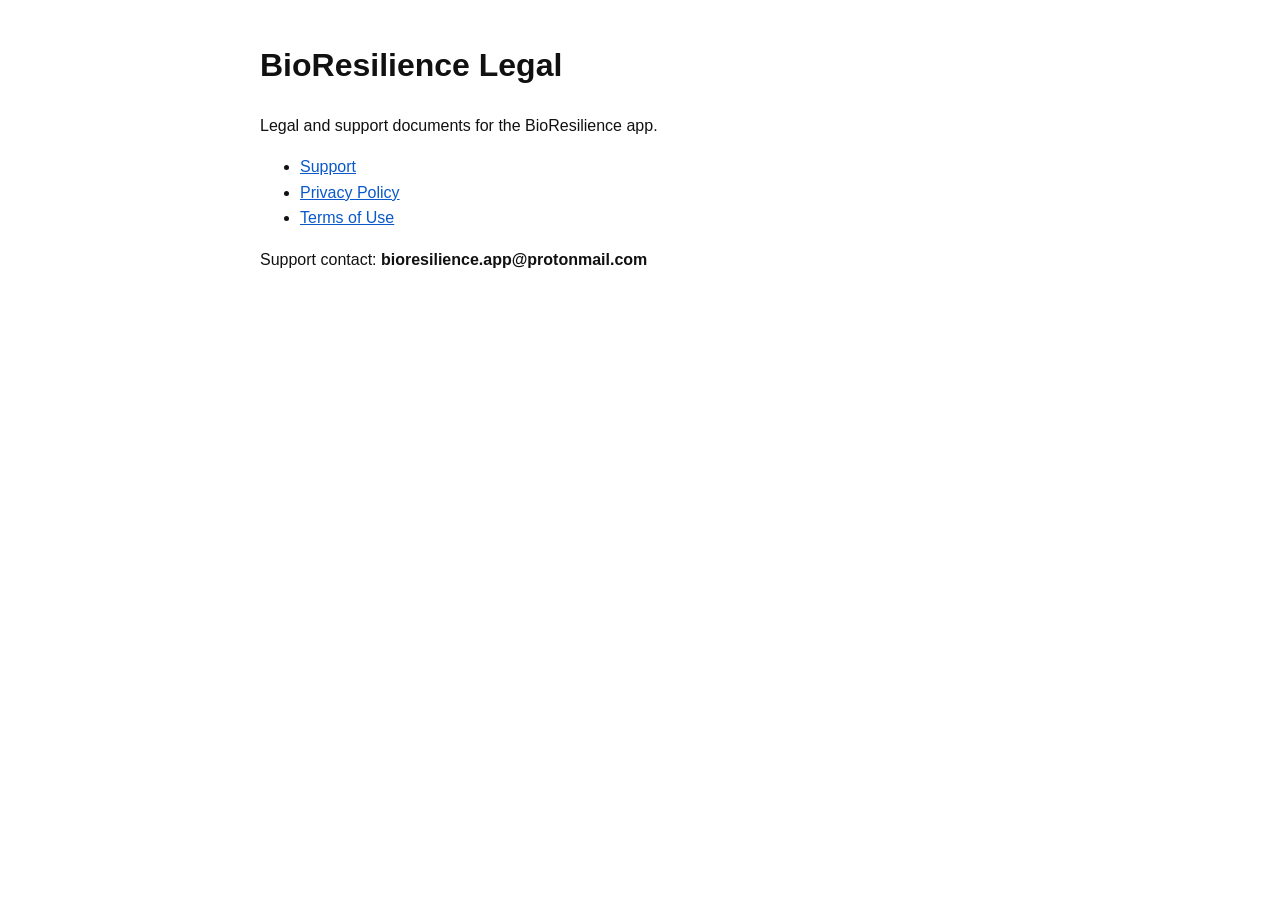
<file: index.html>
<!doctype html>
<html lang="en">
<head>
  <meta charset="utf-8">
  <title>BioResilience Legal</title>
  <meta name="viewport" content="width=device-width, initial-scale=1">
  <style>
    body { font-family: -apple-system, BlinkMacSystemFont, "Segoe UI", sans-serif; max-width: 760px; margin: 40px auto; padding: 0 20px; line-height: 1.6; color: #111; }
    a { color: #0a58ca; }
  </style>
</head>
<body>
  <h1>BioResilience Legal</h1>
  <p>Legal and support documents for the BioResilience app.</p>
  <ul>
    <li><a href="support.html">Support</a></li>
    <li><a href="privacy.html">Privacy Policy</a></li>
    <li><a href="terms.html">Terms of Use</a></li>
  </ul>
  <p>Support contact: <strong>bioresilience.app@protonmail.com</strong></p>
</body>
</html>
</file>
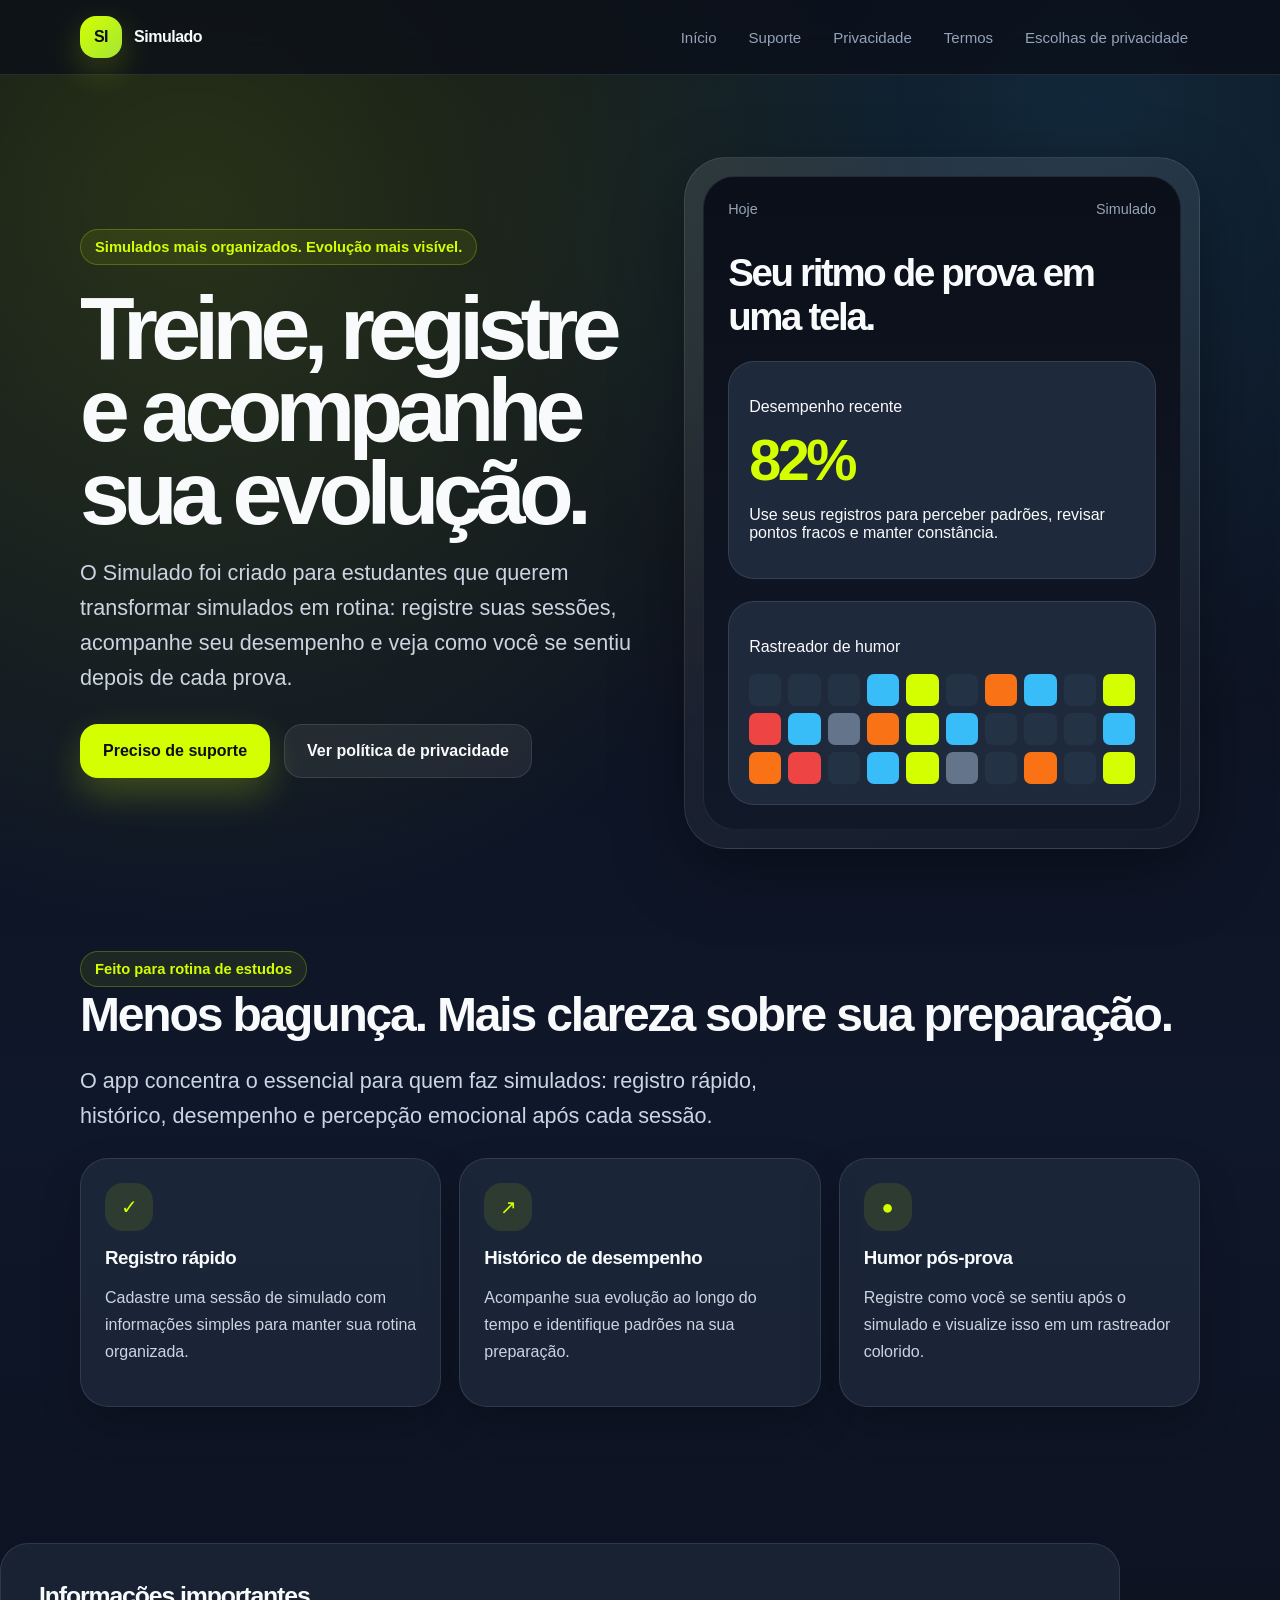
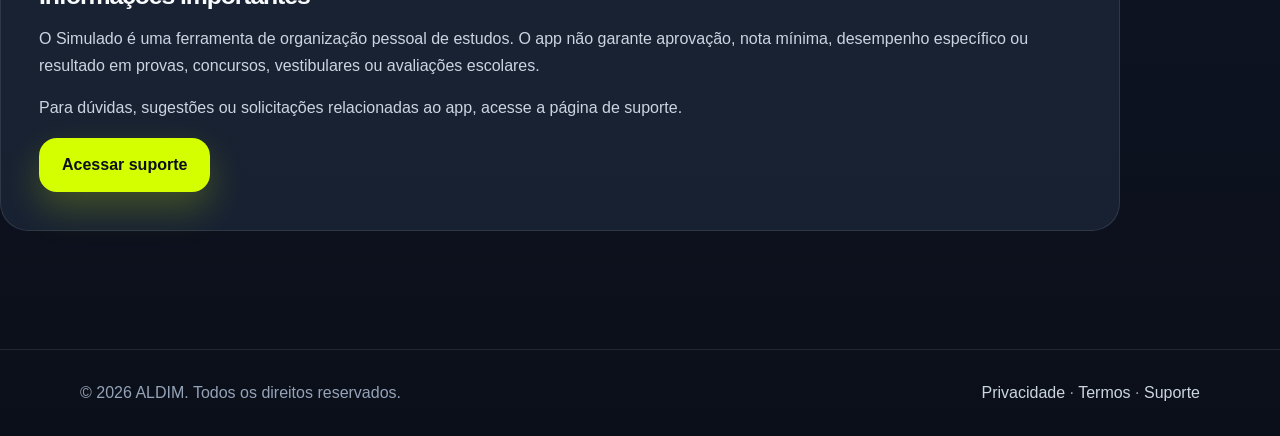
<file: simulado/index.html>
<!doctype html>
<html lang="pt-BR">
<head>
  <meta charset="utf-8">
  <meta name="viewport" content="width=device-width, initial-scale=1">
  <title>Simulado — Simulados, desempenho e humor pós-prova</title>
  <meta name="description" content="Simulado ajuda estudantes a registrar simulados, acompanhar desempenho e visualizar como se sentiram após cada prova.">
  <link rel="stylesheet" href="assets/style.css">
</head>
<body>
  <header class="site-header">
    <div class="container nav">
      <a class="brand" href="index.html">
        <span class="brand-mark">SI</span>
        <span>Simulado</span>
      </a>

      <nav class="nav-links" aria-label="Navegação principal">
        <a href="index.html">Início</a>
        <a href="support.html">Suporte</a>
        <a href="privacy.html">Privacidade</a>
        <a href="terms.html">Termos</a>
        <a href="privacy-choices.html">Escolhas de privacidade</a>
      </nav>
    </div>
  </header>

  <main>
    <section class="hero">
      <div class="container hero-grid">
        <div>
          <span class="badge">Simulados mais organizados. Evolução mais visível.</span>
          <h1>Treine, registre e acompanhe sua evolução.</h1>
          <p class="lead">
            O Simulado foi criado para estudantes que querem transformar simulados em rotina:
            registre suas sessões, acompanhe seu desempenho e veja como você se sentiu depois de cada prova.
          </p>

          <div class="hero-actions">
            <a class="button primary" href="support.html">Preciso de suporte</a>
            <a class="button secondary" href="privacy.html">Ver política de privacidade</a>
          </div>
        </div>

        <div class="phone-card" aria-label="Prévia visual do app Simulado">
          <div class="app-screen">
            <div class="app-top">
              <span>Hoje</span>
              <span>Simulado</span>
            </div>

            <div class="app-title">Seu ritmo de prova em uma tela.</div>

            <div class="stat-card">
              <p>Desempenho recente</p>
              <div class="big-number">82%</div>
              <p>Use seus registros para perceber padrões, revisar pontos fracos e manter constância.</p>
            </div>

            <div class="stat-card">
              <p>Rastreador de humor</p>
              <div class="heatmap" aria-hidden="true">
                <span></span><span></span><span></span><span></span><span></span>
                <span></span><span></span><span></span><span></span><span></span>
                <span></span><span></span><span></span><span></span><span></span>
                <span></span><span></span><span></span><span></span><span></span>
                <span></span><span></span><span></span><span></span><span></span>
                <span></span><span></span><span></span><span></span><span></span>
              </div>
            </div>
          </div>
        </div>
      </div>
    </section>

    <section class="section">
      <div class="container">
        <span class="badge">Feito para rotina de estudos</span>
        <h2>Menos bagunça. Mais clareza sobre sua preparação.</h2>
        <p class="lead">
          O app concentra o essencial para quem faz simulados: registro rápido, histórico, desempenho e percepção emocional após cada sessão.
        </p>

        <div class="cards">
          <article class="card">
            <div class="icon">✓</div>
            <h3>Registro rápido</h3>
            <p>Cadastre uma sessão de simulado com informações simples para manter sua rotina organizada.</p>
          </article>

          <article class="card">
            <div class="icon">↗</div>
            <h3>Histórico de desempenho</h3>
            <p>Acompanhe sua evolução ao longo do tempo e identifique padrões na sua preparação.</p>
          </article>

          <article class="card">
            <div class="icon">●</div>
            <h3>Humor pós-prova</h3>
            <p>Registre como você se sentiu após o simulado e visualize isso em um rastreador colorido.</p>
          </article>
        </div>
      </div>
    </section>

    <section class="section">
      <div class="container legal-content">
        <h2>Informações importantes</h2>
        <p>
          O Simulado é uma ferramenta de organização pessoal de estudos. O app não garante aprovação,
          nota mínima, desempenho específico ou resultado em provas, concursos, vestibulares ou avaliações escolares.
        </p>
        <p>
          Para dúvidas, sugestões ou solicitações relacionadas ao app, acesse a página de suporte.
        </p>
        <a class="button primary" href="support.html">Acessar suporte</a>
      </div>
    </section>
  </main>

  <footer class="footer">
    <div class="container footer-grid">
      <span>© 2026 ALDIM. Todos os direitos reservados.</span>
      <span>
        <a href="privacy.html">Privacidade</a> ·
        <a href="terms.html">Termos</a> ·
        <a href="support.html">Suporte</a>
      </span>
    </div>
  </footer>
</body>
</html>
</file>
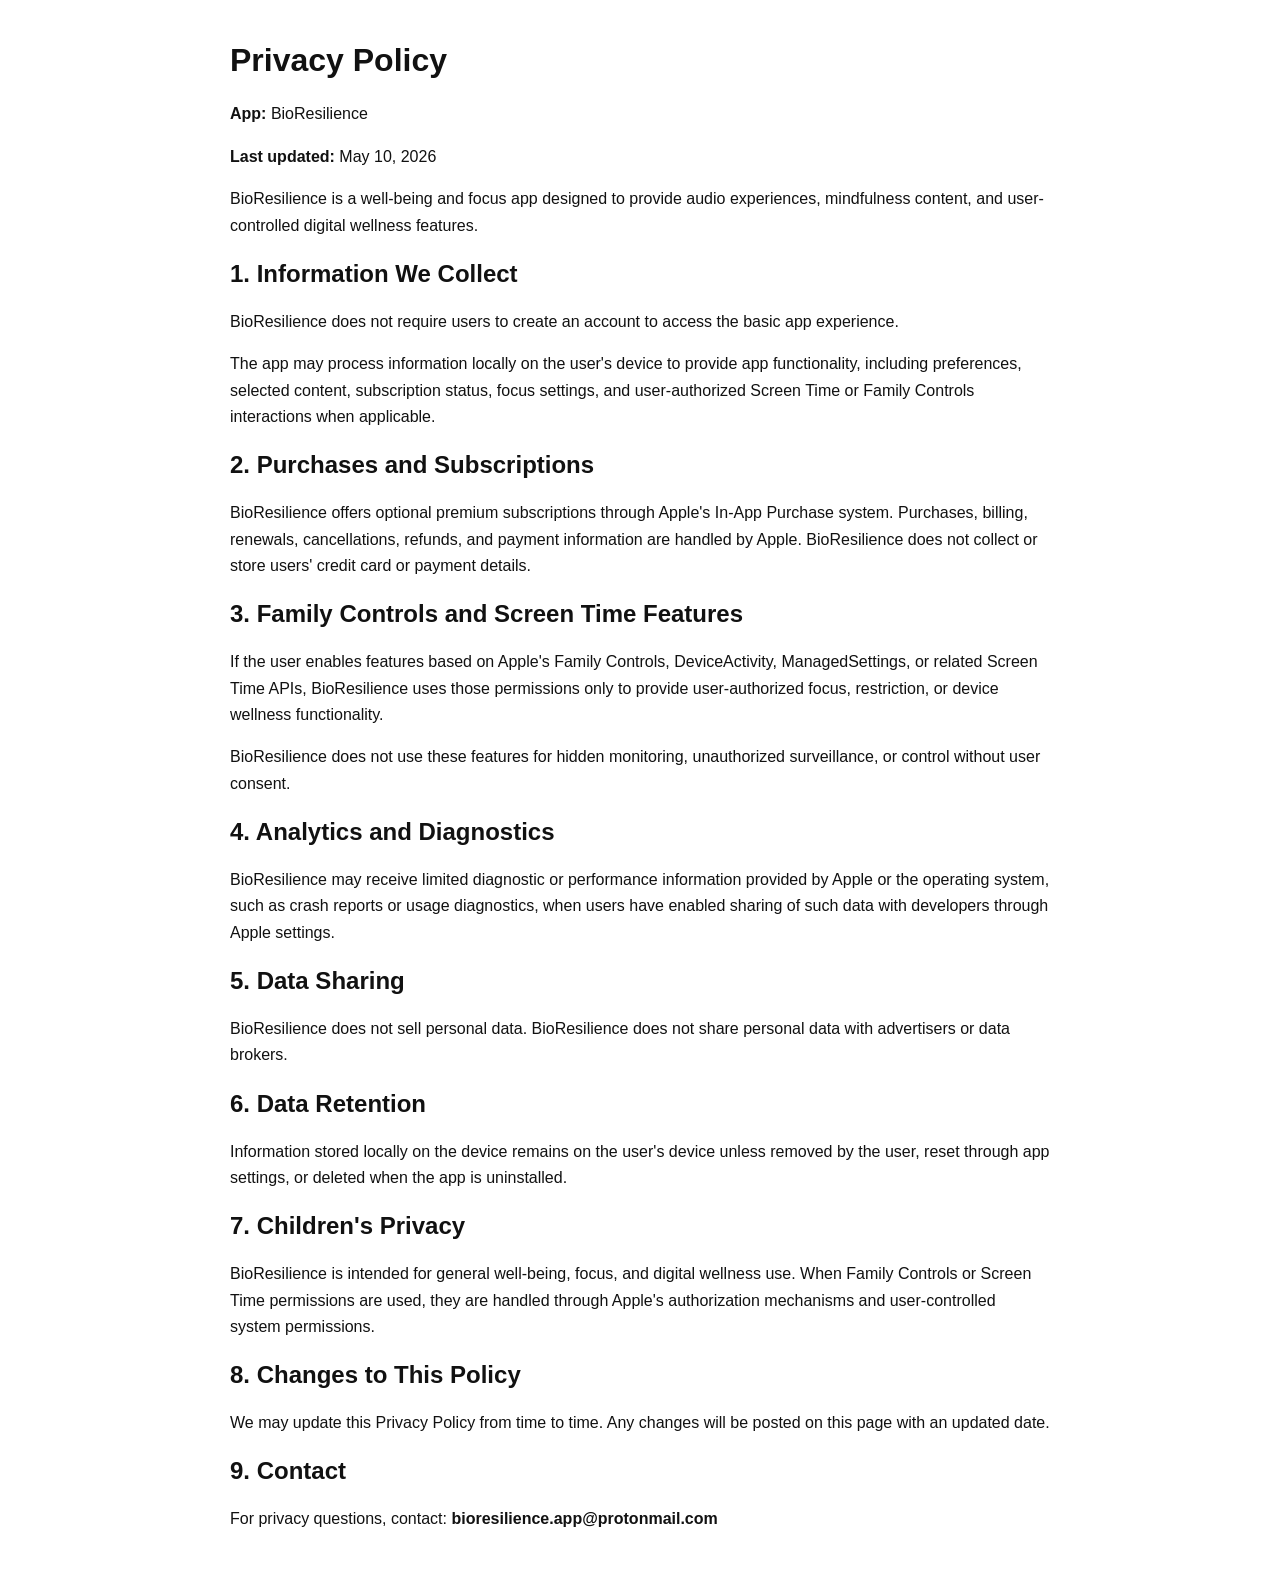
<file: privacy.html>
<!doctype html>
<html lang="en">
<head>
  <meta charset="utf-8">
  <title>Privacy Policy - BioResilience</title>
  <meta name="viewport" content="width=device-width, initial-scale=1">
  <style>
    body { font-family: -apple-system, BlinkMacSystemFont, "Segoe UI", sans-serif; max-width: 820px; margin: 40px auto; padding: 0 20px; line-height: 1.65; color: #111; }
    h1, h2 { line-height: 1.25; }
  </style>
</head>
<body>
  <h1>Privacy Policy</h1>
  <p><strong>App:</strong> BioResilience</p>
  <p><strong>Last updated:</strong> May 10, 2026</p>

  <p>BioResilience is a well-being and focus app designed to provide audio experiences, mindfulness content, and user-controlled digital wellness features.</p>

  <h2>1. Information We Collect</h2>
  <p>BioResilience does not require users to create an account to access the basic app experience.</p>
  <p>The app may process information locally on the user's device to provide app functionality, including preferences, selected content, subscription status, focus settings, and user-authorized Screen Time or Family Controls interactions when applicable.</p>

  <h2>2. Purchases and Subscriptions</h2>
  <p>BioResilience offers optional premium subscriptions through Apple's In-App Purchase system. Purchases, billing, renewals, cancellations, refunds, and payment information are handled by Apple. BioResilience does not collect or store users' credit card or payment details.</p>

  <h2>3. Family Controls and Screen Time Features</h2>
  <p>If the user enables features based on Apple's Family Controls, DeviceActivity, ManagedSettings, or related Screen Time APIs, BioResilience uses those permissions only to provide user-authorized focus, restriction, or device wellness functionality.</p>
  <p>BioResilience does not use these features for hidden monitoring, unauthorized surveillance, or control without user consent.</p>

  <h2>4. Analytics and Diagnostics</h2>
  <p>BioResilience may receive limited diagnostic or performance information provided by Apple or the operating system, such as crash reports or usage diagnostics, when users have enabled sharing of such data with developers through Apple settings.</p>

  <h2>5. Data Sharing</h2>
  <p>BioResilience does not sell personal data. BioResilience does not share personal data with advertisers or data brokers.</p>

  <h2>6. Data Retention</h2>
  <p>Information stored locally on the device remains on the user's device unless removed by the user, reset through app settings, or deleted when the app is uninstalled.</p>

  <h2>7. Children's Privacy</h2>
  <p>BioResilience is intended for general well-being, focus, and digital wellness use. When Family Controls or Screen Time permissions are used, they are handled through Apple's authorization mechanisms and user-controlled system permissions.</p>

  <h2>8. Changes to This Policy</h2>
  <p>We may update this Privacy Policy from time to time. Any changes will be posted on this page with an updated date.</p>

  <h2>9. Contact</h2>
  <p>For privacy questions, contact: <strong>bioresilience.app@protonmail.com</strong></p>
</body>
</html>
</file>
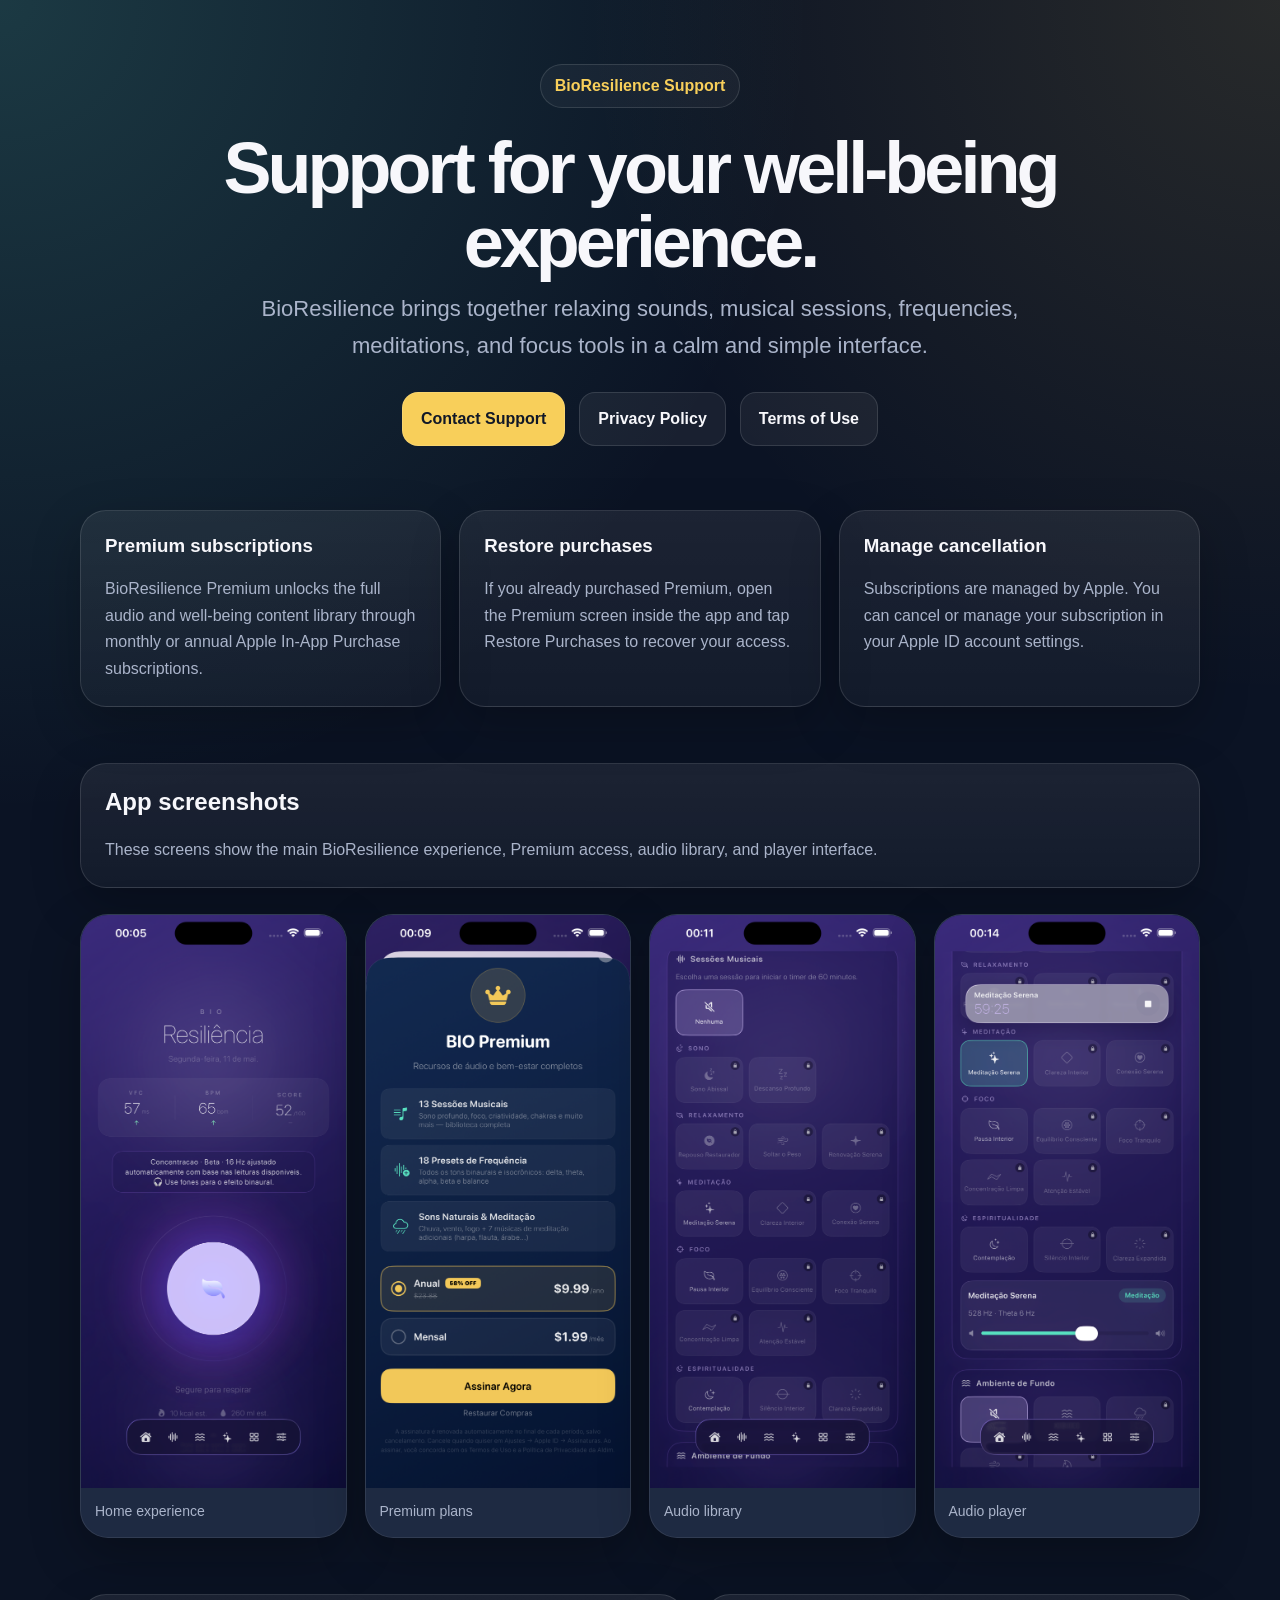
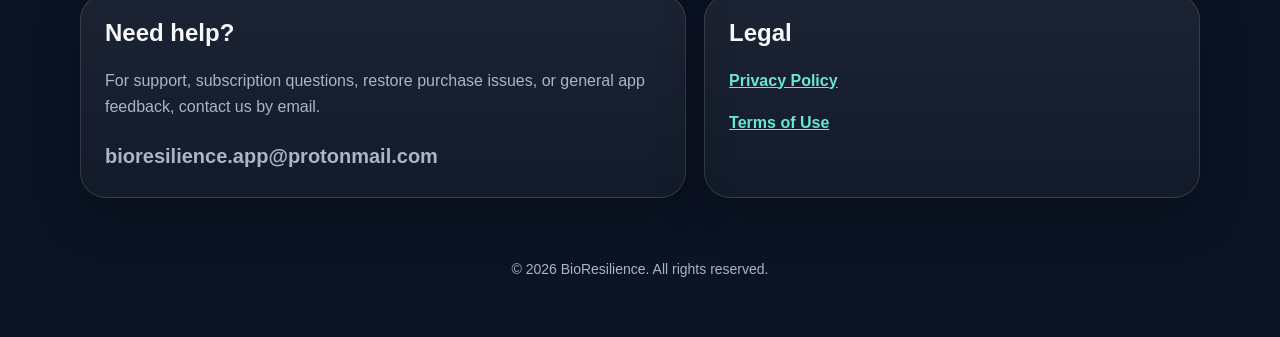
<file: support.html>
<!doctype html>
<html lang="en">
<head>
  <meta charset="utf-8">
  <title>Support - BioResilience</title>
  <meta name="viewport" content="width=device-width, initial-scale=1">
  <meta name="description" content="Support page for BioResilience, a well-being, focus, and sound relaxation app.">
  <style>
    :root {
      --bg: #0b1324;
      --card: #15213a;
      --text: #f7f7fb;
      --muted: #aab4ca;
      --gold: #f8cf5a;
      --accent: #67e8d1;
      --border: rgba(255,255,255,.12);
    }

    * { box-sizing: border-box; }

    body {
      margin: 0;
      font-family: -apple-system, BlinkMacSystemFont, "Segoe UI", Roboto, Arial, sans-serif;
      background:
        radial-gradient(circle at top left, rgba(103,232,209,.18), transparent 35%),
        radial-gradient(circle at top right, rgba(248,207,90,.12), transparent 30%),
        var(--bg);
      color: var(--text);
      line-height: 1.65;
    }

    .wrap {
      width: min(1120px, calc(100% - 32px));
      margin: 0 auto;
    }

    header {
      padding: 64px 0 36px;
      text-align: center;
    }

    .badge {
      display: inline-flex;
      padding: 8px 14px;
      border: 1px solid var(--border);
      border-radius: 999px;
      color: var(--gold);
      background: rgba(255,255,255,.04);
      font-weight: 700;
    }

    h1 {
      margin: 24px 0 12px;
      font-size: clamp(38px, 7vw, 72px);
      line-height: 1.02;
      letter-spacing: -0.055em;
    }

    .subtitle {
      max-width: 760px;
      margin: 0 auto;
      color: var(--muted);
      font-size: clamp(18px, 2.2vw, 22px);
    }

    .actions {
      margin-top: 28px;
      display: flex;
      gap: 14px;
      justify-content: center;
      flex-wrap: wrap;
    }

    .button {
      display: inline-block;
      padding: 13px 18px;
      border-radius: 16px;
      text-decoration: none;
      font-weight: 800;
      border: 1px solid var(--border);
    }

    .primary {
      background: var(--gold);
      color: #111827;
    }

    .secondary {
      color: var(--text);
      background: rgba(255,255,255,.06);
    }

    section { padding: 28px 0; }

    .grid {
      display: grid;
      grid-template-columns: repeat(3, 1fr);
      gap: 18px;
    }

    .card {
      background: linear-gradient(180deg, rgba(255,255,255,.07), rgba(255,255,255,.035));
      border: 1px solid var(--border);
      border-radius: 26px;
      padding: 24px;
      box-shadow: 0 18px 50px rgba(0,0,0,.24);
    }

    .card h2, .card h3 {
      margin-top: 0;
      line-height: 1.2;
    }

    .card p {
      color: var(--muted);
      margin-bottom: 0;
    }

    .screenshots {
      display: grid;
      grid-template-columns: repeat(4, 1fr);
      gap: 18px;
      align-items: start;
    }

    .phone {
      border-radius: 28px;
      overflow: hidden;
      border: 1px solid var(--border);
      background: var(--card);
      box-shadow: 0 18px 50px rgba(0,0,0,.28);
    }

    .phone img {
      width: 100%;
      display: block;
    }

    .phone-caption {
      padding: 12px 14px 14px;
      color: var(--muted);
      font-size: 14px;
      background: rgba(255,255,255,.04);
    }

    .contact {
      display: grid;
      grid-template-columns: 1.1fr .9fr;
      gap: 18px;
    }

    .email {
      word-break: break-word;
      font-size: 20px;
      font-weight: 800;
      color: var(--accent);
    }

    .legal a {
      color: var(--accent);
      font-weight: 700;
    }

    footer {
      padding: 32px 0 56px;
      color: var(--muted);
      text-align: center;
      font-size: 14px;
    }

    @media (max-width: 900px) {
      .grid, .contact { grid-template-columns: 1fr; }
      .screenshots { grid-template-columns: repeat(2, 1fr); }
    }

    @media (max-width: 560px) {
      header { padding-top: 42px; }
      .screenshots { grid-template-columns: 1fr; }
      .card { padding: 20px; }
    }
  </style>
</head>
<body>
  <header class="wrap">
    <div class="badge">BioResilience Support</div>
    <h1>Support for your well-being experience.</h1>
    <p class="subtitle">
      BioResilience brings together relaxing sounds, musical sessions, frequencies, meditations, and focus tools in a calm and simple interface.
    </p>
    <div class="actions">
      <a class="button primary" href="mailto:bioresilience.app@protonmail.com">Contact Support</a>
      <a class="button secondary" href="privacy.html">Privacy Policy</a>
      <a class="button secondary" href="terms.html">Terms of Use</a>
    </div>
  </header>

  <main class="wrap">
    <section>
      <div class="grid">
        <div class="card">
          <h3>Premium subscriptions</h3>
          <p>BioResilience Premium unlocks the full audio and well-being content library through monthly or annual Apple In-App Purchase subscriptions.</p>
        </div>
        <div class="card">
          <h3>Restore purchases</h3>
          <p>If you already purchased Premium, open the Premium screen inside the app and tap Restore Purchases to recover your access.</p>
        </div>
        <div class="card">
          <h3>Manage cancellation</h3>
          <p>Subscriptions are managed by Apple. You can cancel or manage your subscription in your Apple ID account settings.</p>
        </div>
      </div>
    </section>

    <section>
      <div class="card">
        <h2>App screenshots</h2>
        <p>These screens show the main BioResilience experience, Premium access, audio library, and player interface.</p>
      </div>
      <br>
      <div class="screenshots">
        <div class="phone">
          <img src="assets/screenshots/01-tela-inicial.png" alt="BioResilience home screen">
          <div class="phone-caption">Home experience</div>
        </div>
        <div class="phone">
          <img src="assets/screenshots/02-bio-premium.png" alt="BioResilience Premium screen">
          <div class="phone-caption">Premium plans</div>
        </div>
        <div class="phone">
          <img src="assets/screenshots/03-biblioteca-audios.png" alt="BioResilience audio library">
          <div class="phone-caption">Audio library</div>
        </div>
        <div class="phone">
          <img src="assets/screenshots/04-player-audio.png" alt="BioResilience audio player">
          <div class="phone-caption">Audio player</div>
        </div>
      </div>
    </section>

    <section class="contact">
      <div class="card">
        <h2>Need help?</h2>
        <p>For support, subscription questions, restore purchase issues, or general app feedback, contact us by email.</p>
        <p class="email">bioresilience.app@protonmail.com</p>
      </div>

      <div class="card legal">
        <h2>Legal</h2>
        <p><a href="privacy.html">Privacy Policy</a></p>
        <p><a href="terms.html">Terms of Use</a></p>
      </div>
    </section>
  </main>

  <footer class="wrap">
    © 2026 BioResilience. All rights reserved.
  </footer>
</body>
</html>
</file>
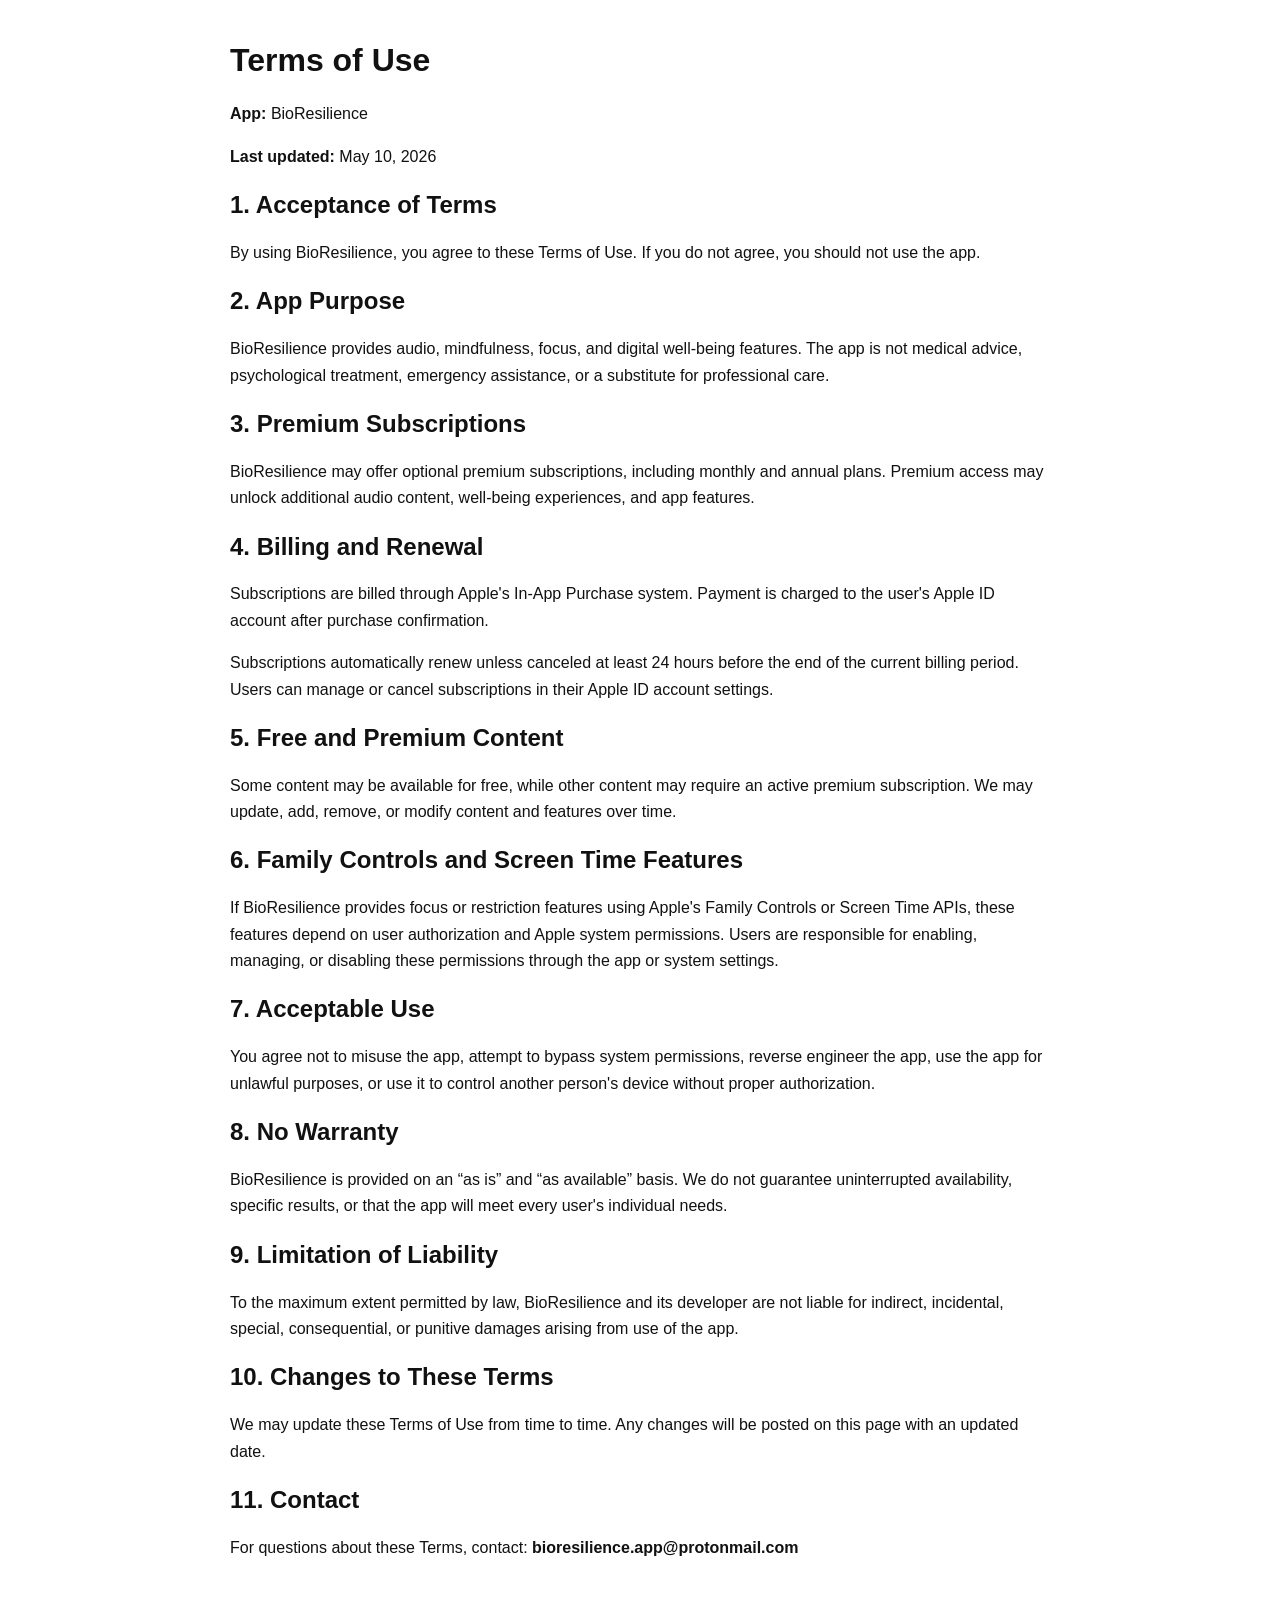
<file: terms.html>
<!doctype html>
<html lang="en">
<head>
  <meta charset="utf-8">
  <title>Terms of Use - BioResilience</title>
  <meta name="viewport" content="width=device-width, initial-scale=1">
  <style>
    body { font-family: -apple-system, BlinkMacSystemFont, "Segoe UI", sans-serif; max-width: 820px; margin: 40px auto; padding: 0 20px; line-height: 1.65; color: #111; }
    h1, h2 { line-height: 1.25; }
  </style>
</head>
<body>
  <h1>Terms of Use</h1>
  <p><strong>App:</strong> BioResilience</p>
  <p><strong>Last updated:</strong> May 10, 2026</p>

  <h2>1. Acceptance of Terms</h2>
  <p>By using BioResilience, you agree to these Terms of Use. If you do not agree, you should not use the app.</p>

  <h2>2. App Purpose</h2>
  <p>BioResilience provides audio, mindfulness, focus, and digital well-being features. The app is not medical advice, psychological treatment, emergency assistance, or a substitute for professional care.</p>

  <h2>3. Premium Subscriptions</h2>
  <p>BioResilience may offer optional premium subscriptions, including monthly and annual plans. Premium access may unlock additional audio content, well-being experiences, and app features.</p>

  <h2>4. Billing and Renewal</h2>
  <p>Subscriptions are billed through Apple's In-App Purchase system. Payment is charged to the user's Apple ID account after purchase confirmation.</p>
  <p>Subscriptions automatically renew unless canceled at least 24 hours before the end of the current billing period. Users can manage or cancel subscriptions in their Apple ID account settings.</p>

  <h2>5. Free and Premium Content</h2>
  <p>Some content may be available for free, while other content may require an active premium subscription. We may update, add, remove, or modify content and features over time.</p>

  <h2>6. Family Controls and Screen Time Features</h2>
  <p>If BioResilience provides focus or restriction features using Apple's Family Controls or Screen Time APIs, these features depend on user authorization and Apple system permissions. Users are responsible for enabling, managing, or disabling these permissions through the app or system settings.</p>

  <h2>7. Acceptable Use</h2>
  <p>You agree not to misuse the app, attempt to bypass system permissions, reverse engineer the app, use the app for unlawful purposes, or use it to control another person's device without proper authorization.</p>

  <h2>8. No Warranty</h2>
  <p>BioResilience is provided on an “as is” and “as available” basis. We do not guarantee uninterrupted availability, specific results, or that the app will meet every user's individual needs.</p>

  <h2>9. Limitation of Liability</h2>
  <p>To the maximum extent permitted by law, BioResilience and its developer are not liable for indirect, incidental, special, consequential, or punitive damages arising from use of the app.</p>

  <h2>10. Changes to These Terms</h2>
  <p>We may update these Terms of Use from time to time. Any changes will be posted on this page with an updated date.</p>

  <h2>11. Contact</h2>
  <p>For questions about these Terms, contact: <strong>bioresilience.app@protonmail.com</strong></p>
</body>
</html>
</file>
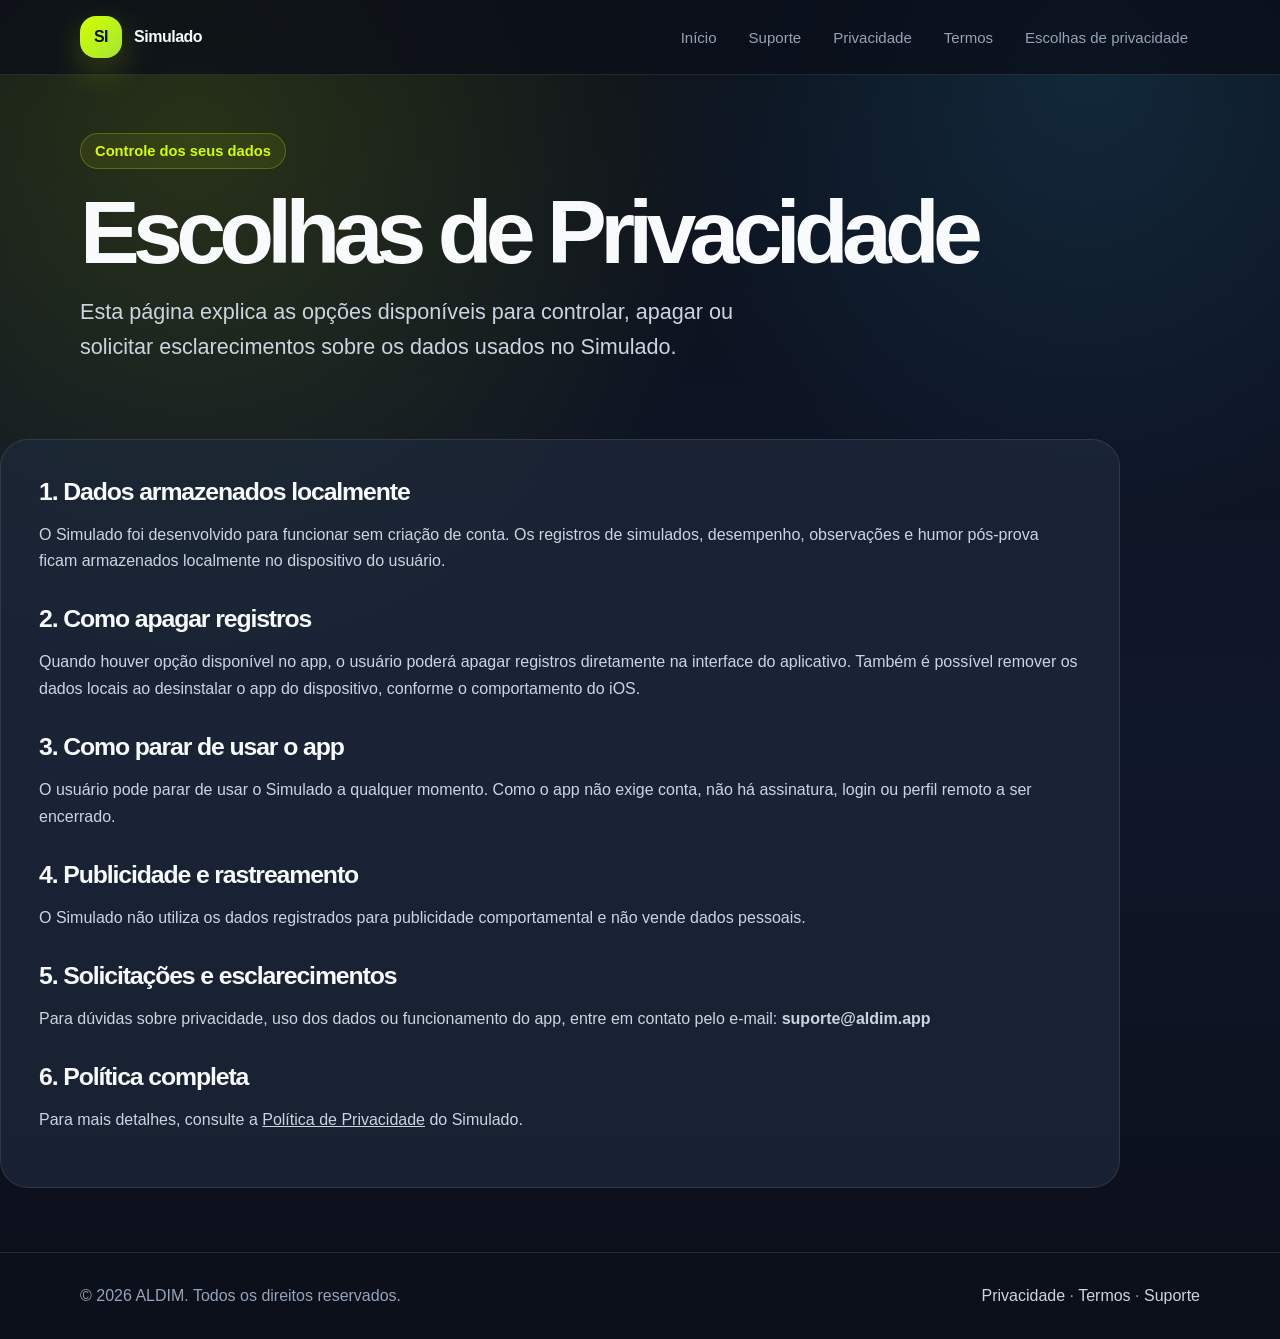
<file: simulado/privacy-choices.html>
<!doctype html>
<html lang="pt-BR">
<head>
  <meta charset="utf-8">
  <meta name="viewport" content="width=device-width, initial-scale=1">
  <title>Escolhas de Privacidade — Simulado</title>
  <meta name="description" content="Escolhas de privacidade do app Simulado: dados locais, exclusão e contato.">
  <link rel="stylesheet" href="assets/style.css">
</head>
<body>
  <header class="site-header">
    <div class="container nav">
      <a class="brand" href="index.html">
        <span class="brand-mark">SI</span>
        <span>Simulado</span>
      </a>

      <nav class="nav-links" aria-label="Navegação principal">
        <a href="index.html">Início</a>
        <a href="support.html">Suporte</a>
        <a href="privacy.html">Privacidade</a>
        <a href="terms.html">Termos</a>
        <a href="privacy-choices.html">Escolhas de privacidade</a>
      </nav>
    </div>
  </header>

  <main>
    <section class="legal-hero">
      <div class="container">
        <span class="badge">Controle dos seus dados</span>
        <h1>Escolhas de Privacidade</h1>
        <p class="lead">
          Esta página explica as opções disponíveis para controlar, apagar ou solicitar esclarecimentos
          sobre os dados usados no Simulado.
        </p>
      </div>
    </section>

    <section class="container legal-content">
      <h2>1. Dados armazenados localmente</h2>
      <p>
        O Simulado foi desenvolvido para funcionar sem criação de conta. Os registros de simulados,
        desempenho, observações e humor pós-prova ficam armazenados localmente no dispositivo do usuário.
      </p>

      <h2>2. Como apagar registros</h2>
      <p>
        Quando houver opção disponível no app, o usuário poderá apagar registros diretamente na interface
        do aplicativo. Também é possível remover os dados locais ao desinstalar o app do dispositivo,
        conforme o comportamento do iOS.
      </p>

      <h2>3. Como parar de usar o app</h2>
      <p>
        O usuário pode parar de usar o Simulado a qualquer momento. Como o app não exige conta,
        não há assinatura, login ou perfil remoto a ser encerrado.
      </p>

      <h2>4. Publicidade e rastreamento</h2>
      <p>
        O Simulado não utiliza os dados registrados para publicidade comportamental e não vende dados pessoais.
      </p>

      <h2>5. Solicitações e esclarecimentos</h2>
      <p>
        Para dúvidas sobre privacidade, uso dos dados ou funcionamento do app, entre em contato pelo e-mail:
        <strong>suporte@aldim.app</strong>
      </p>

      <h2>6. Política completa</h2>
      <p>
        Para mais detalhes, consulte a
        <a href="privacy.html">Política de Privacidade</a> do Simulado.
      </p>
    </section>
  </main>

  <footer class="footer">
    <div class="container footer-grid">
      <span>© 2026 ALDIM. Todos os direitos reservados.</span>
      <span>
        <a href="privacy.html">Privacidade</a> ·
        <a href="terms.html">Termos</a> ·
        <a href="support.html">Suporte</a>
      </span>
    </div>
  </footer>
</body>
</html>
</file>
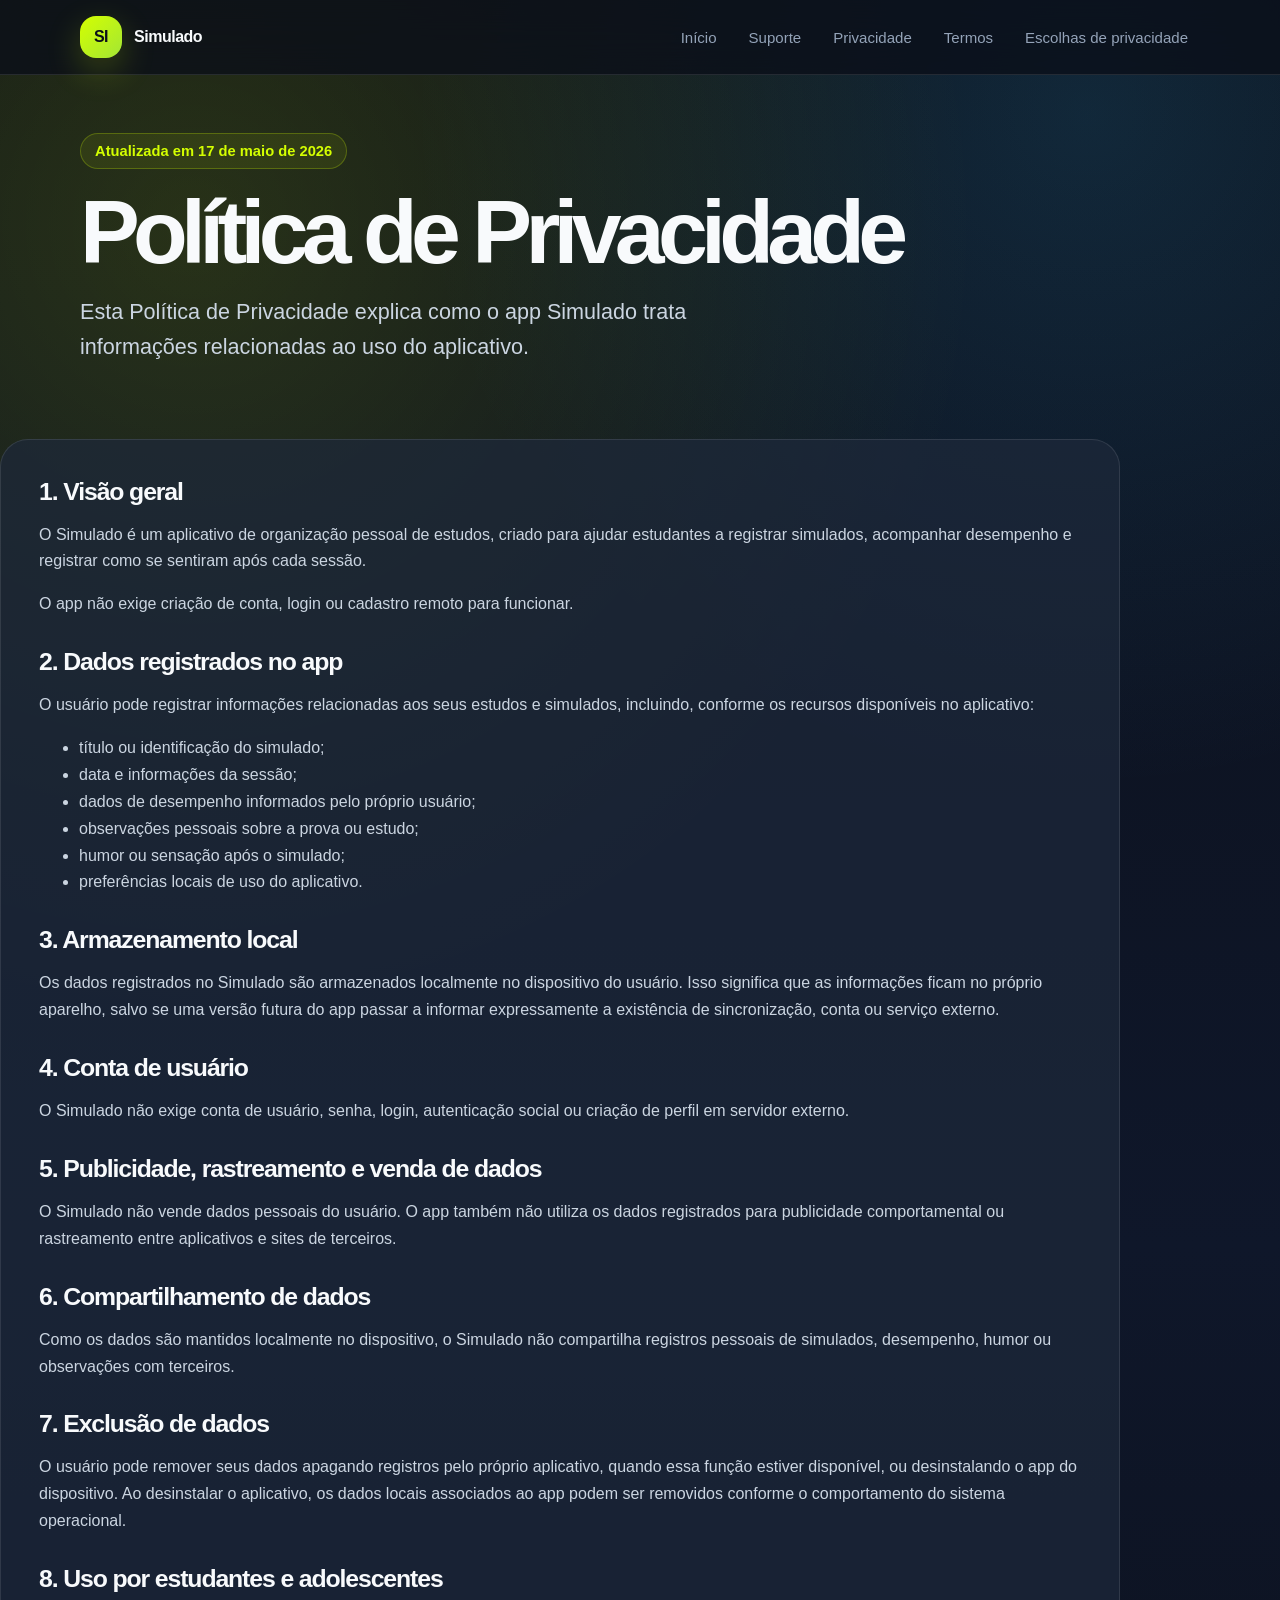
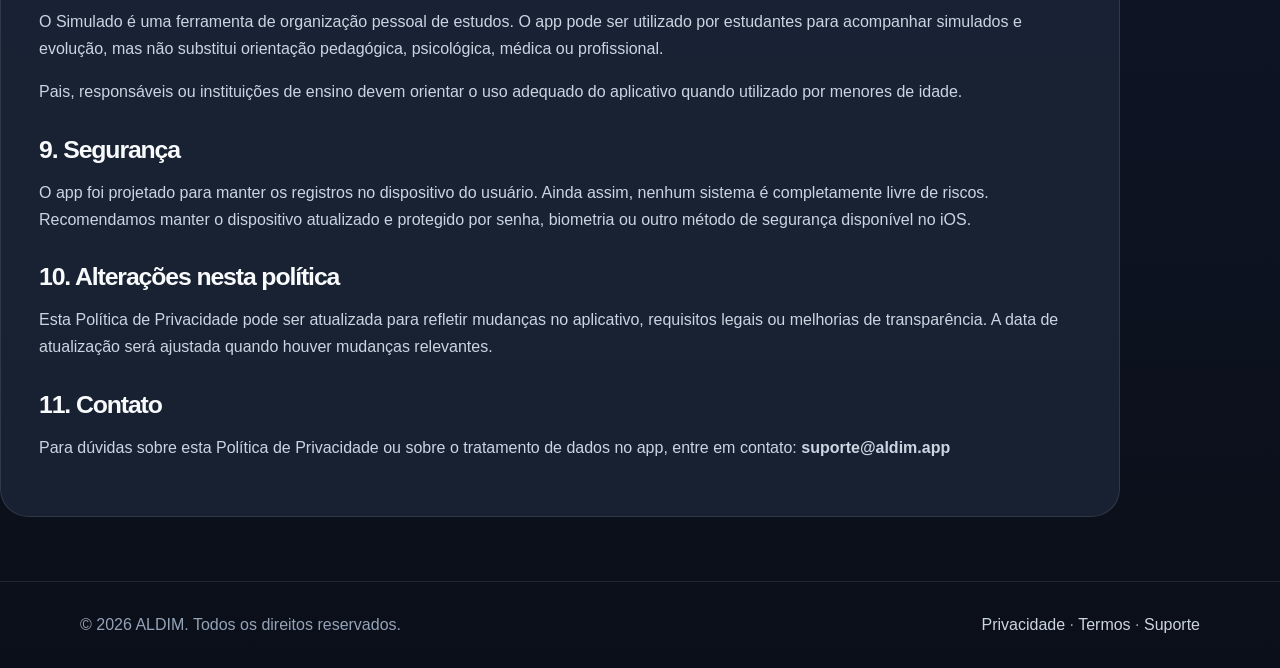
<file: simulado/privacy.html>
<!doctype html>
<html lang="pt-BR">
<head>
  <meta charset="utf-8">
  <meta name="viewport" content="width=device-width, initial-scale=1">
  <title>Política de Privacidade — Simulado</title>
  <meta name="description" content="Política de Privacidade do app Simulado, aplicativo de organização de simulados e acompanhamento de desempenho.">
  <link rel="stylesheet" href="assets/style.css">
</head>
<body>
  <header class="site-header">
    <div class="container nav">
      <a class="brand" href="index.html">
        <span class="brand-mark">SI</span>
        <span>Simulado</span>
      </a>

      <nav class="nav-links" aria-label="Navegação principal">
        <a href="index.html">Início</a>
        <a href="support.html">Suporte</a>
        <a href="privacy.html">Privacidade</a>
        <a href="terms.html">Termos</a>
        <a href="privacy-choices.html">Escolhas de privacidade</a>
      </nav>
    </div>
  </header>

  <main>
    <section class="legal-hero">
      <div class="container">
        <span class="badge">Atualizada em 17 de maio de 2026</span>
        <h1>Política de Privacidade</h1>
        <p class="lead">
          Esta Política de Privacidade explica como o app Simulado trata informações relacionadas
          ao uso do aplicativo.
        </p>
      </div>
    </section>

    <section class="container legal-content">
      <h2>1. Visão geral</h2>
      <p>
        O Simulado é um aplicativo de organização pessoal de estudos, criado para ajudar estudantes
        a registrar simulados, acompanhar desempenho e registrar como se sentiram após cada sessão.
      </p>
      <p>
        O app não exige criação de conta, login ou cadastro remoto para funcionar.
      </p>

      <h2>2. Dados registrados no app</h2>
      <p>
        O usuário pode registrar informações relacionadas aos seus estudos e simulados, incluindo,
        conforme os recursos disponíveis no aplicativo:
      </p>
      <ul>
        <li>título ou identificação do simulado;</li>
        <li>data e informações da sessão;</li>
        <li>dados de desempenho informados pelo próprio usuário;</li>
        <li>observações pessoais sobre a prova ou estudo;</li>
        <li>humor ou sensação após o simulado;</li>
        <li>preferências locais de uso do aplicativo.</li>
      </ul>

      <h2>3. Armazenamento local</h2>
      <p>
        Os dados registrados no Simulado são armazenados localmente no dispositivo do usuário.
        Isso significa que as informações ficam no próprio aparelho, salvo se uma versão futura
        do app passar a informar expressamente a existência de sincronização, conta ou serviço externo.
      </p>

      <h2>4. Conta de usuário</h2>
      <p>
        O Simulado não exige conta de usuário, senha, login, autenticação social ou criação de perfil
        em servidor externo.
      </p>

      <h2>5. Publicidade, rastreamento e venda de dados</h2>
      <p>
        O Simulado não vende dados pessoais do usuário. O app também não utiliza os dados registrados
        para publicidade comportamental ou rastreamento entre aplicativos e sites de terceiros.
      </p>

      <h2>6. Compartilhamento de dados</h2>
      <p>
        Como os dados são mantidos localmente no dispositivo, o Simulado não compartilha registros
        pessoais de simulados, desempenho, humor ou observações com terceiros.
      </p>

      <h2>7. Exclusão de dados</h2>
      <p>
        O usuário pode remover seus dados apagando registros pelo próprio aplicativo, quando essa função
        estiver disponível, ou desinstalando o app do dispositivo. Ao desinstalar o aplicativo, os dados
        locais associados ao app podem ser removidos conforme o comportamento do sistema operacional.
      </p>

      <h2>8. Uso por estudantes e adolescentes</h2>
      <p>
        O Simulado é uma ferramenta de organização pessoal de estudos. O app pode ser utilizado por
        estudantes para acompanhar simulados e evolução, mas não substitui orientação pedagógica,
        psicológica, médica ou profissional.
      </p>
      <p>
        Pais, responsáveis ou instituições de ensino devem orientar o uso adequado do aplicativo quando
        utilizado por menores de idade.
      </p>

      <h2>9. Segurança</h2>
      <p>
        O app foi projetado para manter os registros no dispositivo do usuário. Ainda assim, nenhum sistema
        é completamente livre de riscos. Recomendamos manter o dispositivo atualizado e protegido por senha,
        biometria ou outro método de segurança disponível no iOS.
      </p>

      <h2>10. Alterações nesta política</h2>
      <p>
        Esta Política de Privacidade pode ser atualizada para refletir mudanças no aplicativo, requisitos
        legais ou melhorias de transparência. A data de atualização será ajustada quando houver mudanças relevantes.
      </p>

      <h2>11. Contato</h2>
      <p>
        Para dúvidas sobre esta Política de Privacidade ou sobre o tratamento de dados no app, entre em contato:
        <strong>suporte@aldim.app</strong>
      </p>
    </section>
  </main>

  <footer class="footer">
    <div class="container footer-grid">
      <span>© 2026 ALDIM. Todos os direitos reservados.</span>
      <span>
        <a href="privacy.html">Privacidade</a> ·
        <a href="terms.html">Termos</a> ·
        <a href="support.html">Suporte</a>
      </span>
    </div>
  </footer>
</body>
</html>
</file>
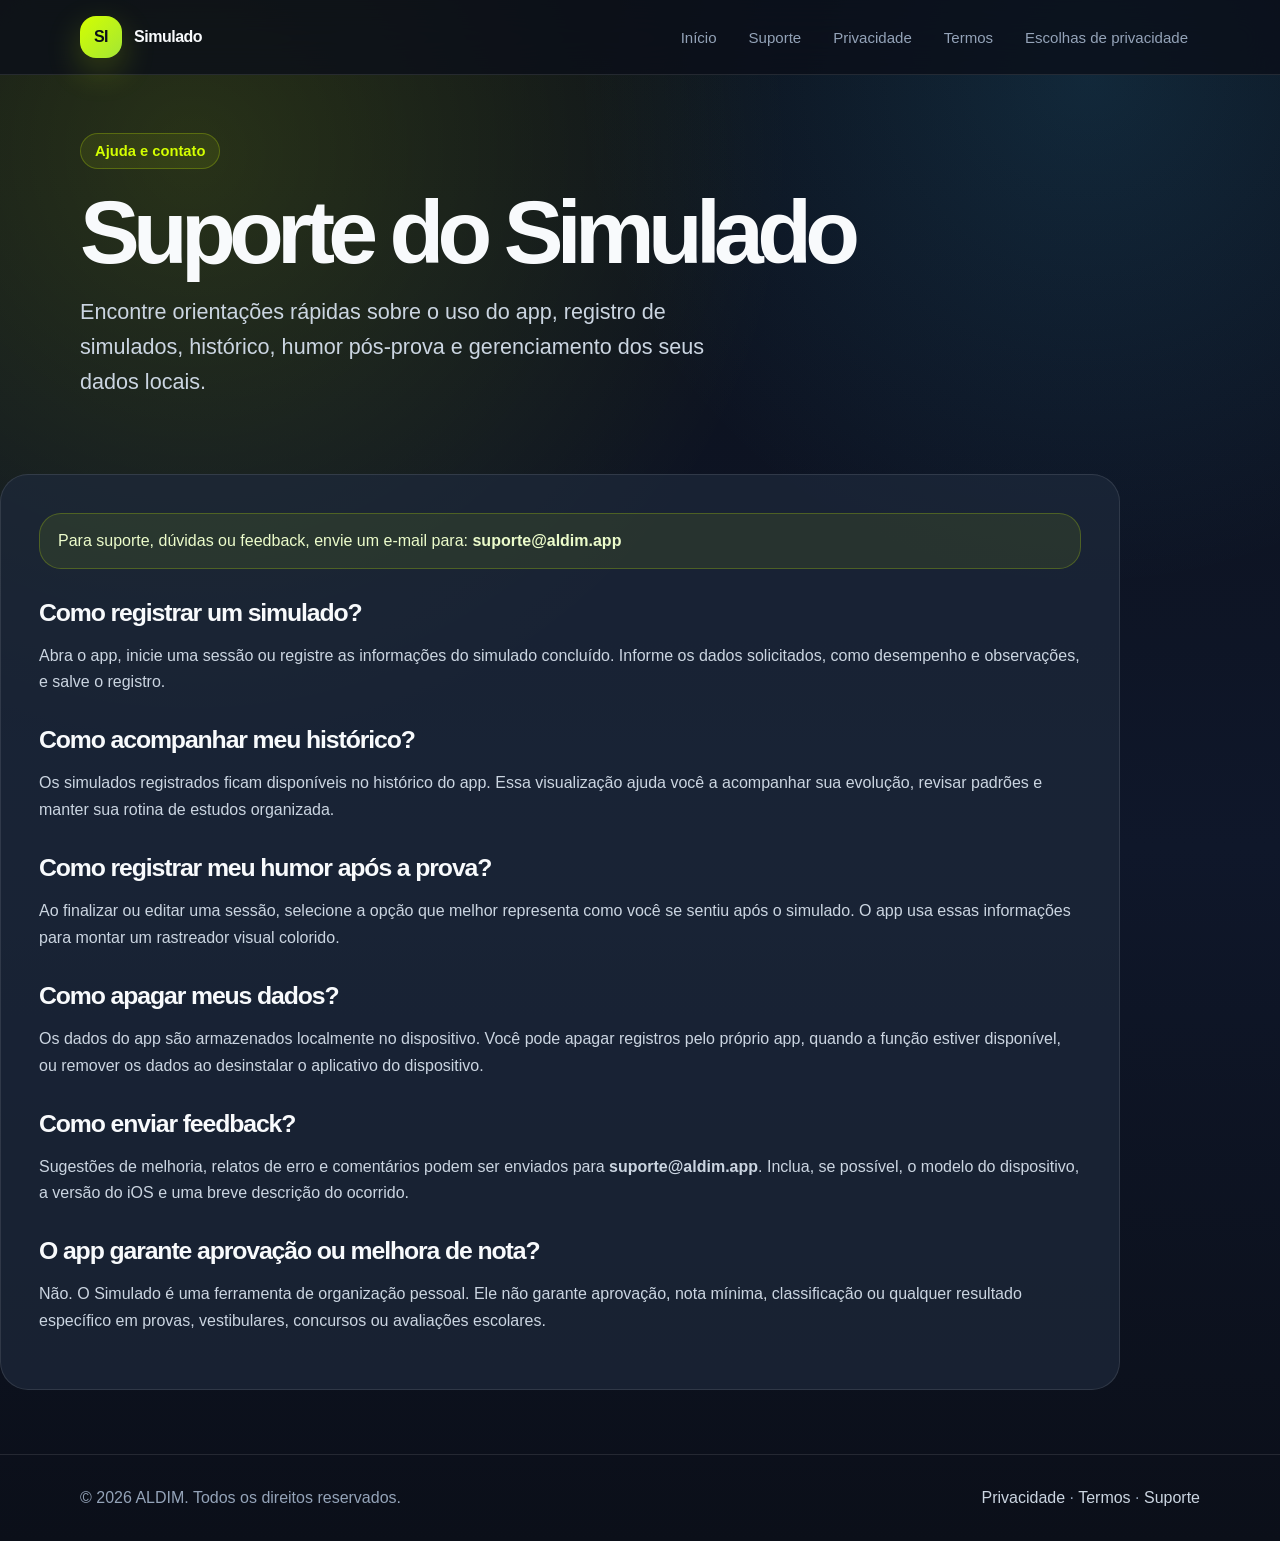
<file: simulado/support.html>
<!doctype html>
<html lang="pt-BR">
<head>
  <meta charset="utf-8">
  <meta name="viewport" content="width=device-width, initial-scale=1">
  <title>Suporte — Simulado</title>
  <meta name="description" content="Página de suporte do app Simulado para dúvidas, feedback e ajuda com registros de simulados.">
  <link rel="stylesheet" href="assets/style.css">
</head>
<body>
  <header class="site-header">
    <div class="container nav">
      <a class="brand" href="index.html">
        <span class="brand-mark">SI</span>
        <span>Simulado</span>
      </a>

      <nav class="nav-links" aria-label="Navegação principal">
        <a href="index.html">Início</a>
        <a href="support.html">Suporte</a>
        <a href="privacy.html">Privacidade</a>
        <a href="terms.html">Termos</a>
        <a href="privacy-choices.html">Escolhas de privacidade</a>
      </nav>
    </div>
  </header>

  <main>
    <section class="legal-hero">
      <div class="container">
        <span class="badge">Ajuda e contato</span>
        <h1>Suporte do Simulado</h1>
        <p class="lead">
          Encontre orientações rápidas sobre o uso do app, registro de simulados, histórico,
          humor pós-prova e gerenciamento dos seus dados locais.
        </p>
      </div>
    </section>

    <section class="container legal-content">
      <div class="notice">
        Para suporte, dúvidas ou feedback, envie um e-mail para:
        <strong>suporte@aldim.app</strong>
      </div>

      <h2>Como registrar um simulado?</h2>
      <p>
        Abra o app, inicie uma sessão ou registre as informações do simulado concluído.
        Informe os dados solicitados, como desempenho e observações, e salve o registro.
      </p>

      <h2>Como acompanhar meu histórico?</h2>
      <p>
        Os simulados registrados ficam disponíveis no histórico do app. Essa visualização ajuda você
        a acompanhar sua evolução, revisar padrões e manter sua rotina de estudos organizada.
      </p>

      <h2>Como registrar meu humor após a prova?</h2>
      <p>
        Ao finalizar ou editar uma sessão, selecione a opção que melhor representa como você se sentiu
        após o simulado. O app usa essas informações para montar um rastreador visual colorido.
      </p>

      <h2>Como apagar meus dados?</h2>
      <p>
        Os dados do app são armazenados localmente no dispositivo. Você pode apagar registros pelo próprio app,
        quando a função estiver disponível, ou remover os dados ao desinstalar o aplicativo do dispositivo.
      </p>

      <h2>Como enviar feedback?</h2>
      <p>
        Sugestões de melhoria, relatos de erro e comentários podem ser enviados para
        <strong>suporte@aldim.app</strong>. Inclua, se possível, o modelo do dispositivo,
        a versão do iOS e uma breve descrição do ocorrido.
      </p>

      <h2>O app garante aprovação ou melhora de nota?</h2>
      <p>
        Não. O Simulado é uma ferramenta de organização pessoal. Ele não garante aprovação,
        nota mínima, classificação ou qualquer resultado específico em provas, vestibulares,
        concursos ou avaliações escolares.
      </p>
    </section>
  </main>

  <footer class="footer">
    <div class="container footer-grid">
      <span>© 2026 ALDIM. Todos os direitos reservados.</span>
      <span>
        <a href="privacy.html">Privacidade</a> ·
        <a href="terms.html">Termos</a> ·
        <a href="support.html">Suporte</a>
      </span>
    </div>
  </footer>
</body>
</html>
</file>
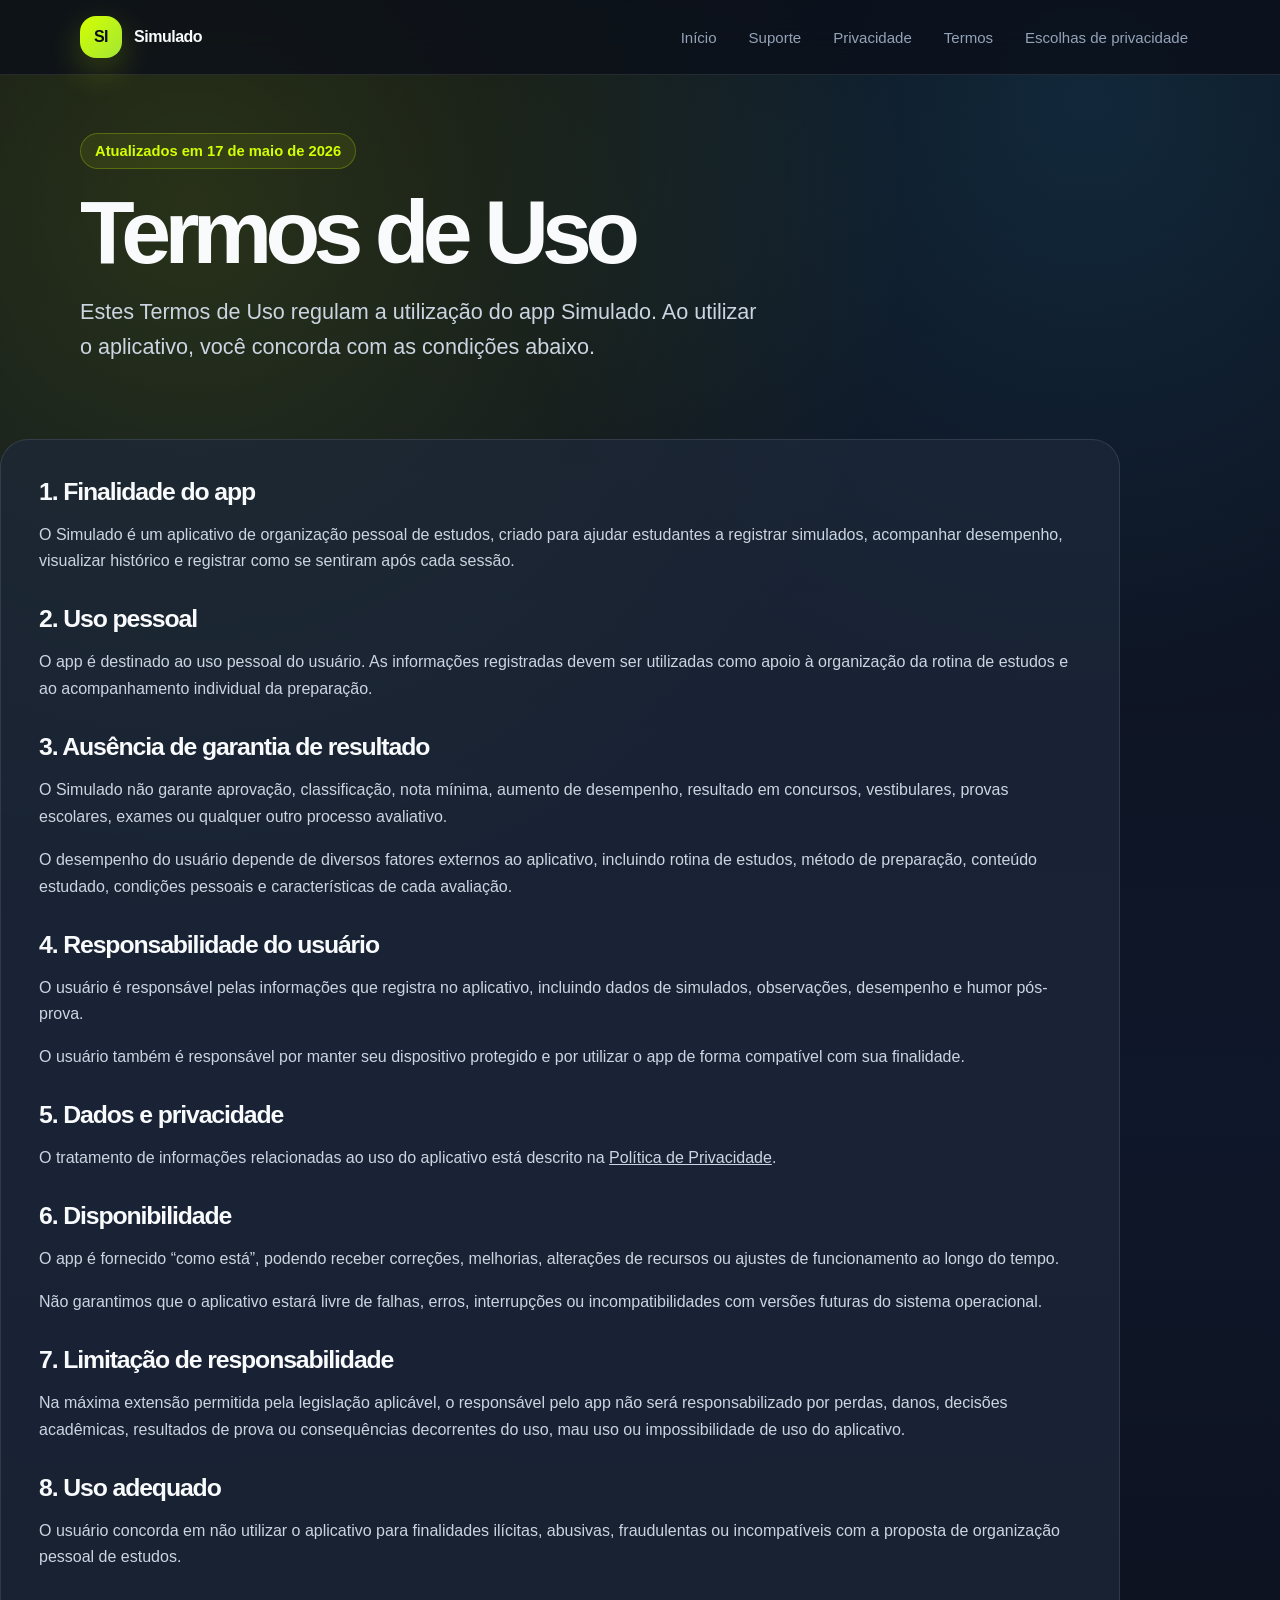
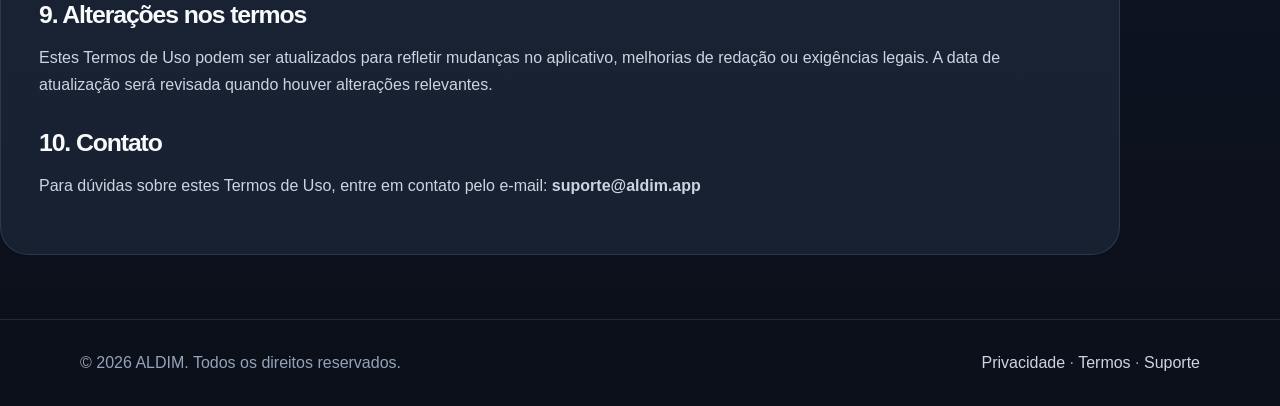
<file: simulado/terms.html>
<!doctype html>
<html lang="pt-BR">
<head>
  <meta charset="utf-8">
  <meta name="viewport" content="width=device-width, initial-scale=1">
  <title>Termos de Uso — Simulado</title>
  <meta name="description" content="Termos de Uso do app Simulado, aplicativo de organização de simulados e acompanhamento de desempenho.">
  <link rel="stylesheet" href="assets/style.css">
</head>
<body>
  <header class="site-header">
    <div class="container nav">
      <a class="brand" href="index.html">
        <span class="brand-mark">SI</span>
        <span>Simulado</span>
      </a>

      <nav class="nav-links" aria-label="Navegação principal">
        <a href="index.html">Início</a>
        <a href="support.html">Suporte</a>
        <a href="privacy.html">Privacidade</a>
        <a href="terms.html">Termos</a>
        <a href="privacy-choices.html">Escolhas de privacidade</a>
      </nav>
    </div>
  </header>

  <main>
    <section class="legal-hero">
      <div class="container">
        <span class="badge">Atualizados em 17 de maio de 2026</span>
        <h1>Termos de Uso</h1>
        <p class="lead">
          Estes Termos de Uso regulam a utilização do app Simulado.
          Ao utilizar o aplicativo, você concorda com as condições abaixo.
        </p>
      </div>
    </section>

    <section class="container legal-content">
      <h2>1. Finalidade do app</h2>
      <p>
        O Simulado é um aplicativo de organização pessoal de estudos, criado para ajudar estudantes
        a registrar simulados, acompanhar desempenho, visualizar histórico e registrar como se sentiram
        após cada sessão.
      </p>

      <h2>2. Uso pessoal</h2>
      <p>
        O app é destinado ao uso pessoal do usuário. As informações registradas devem ser utilizadas
        como apoio à organização da rotina de estudos e ao acompanhamento individual da preparação.
      </p>

      <h2>3. Ausência de garantia de resultado</h2>
      <p>
        O Simulado não garante aprovação, classificação, nota mínima, aumento de desempenho,
        resultado em concursos, vestibulares, provas escolares, exames ou qualquer outro processo avaliativo.
      </p>
      <p>
        O desempenho do usuário depende de diversos fatores externos ao aplicativo, incluindo rotina de estudos,
        método de preparação, conteúdo estudado, condições pessoais e características de cada avaliação.
      </p>

      <h2>4. Responsabilidade do usuário</h2>
      <p>
        O usuário é responsável pelas informações que registra no aplicativo, incluindo dados de simulados,
        observações, desempenho e humor pós-prova.
      </p>
      <p>
        O usuário também é responsável por manter seu dispositivo protegido e por utilizar o app de forma
        compatível com sua finalidade.
      </p>

      <h2>5. Dados e privacidade</h2>
      <p>
        O tratamento de informações relacionadas ao uso do aplicativo está descrito na
        <a href="privacy.html">Política de Privacidade</a>.
      </p>

      <h2>6. Disponibilidade</h2>
      <p>
        O app é fornecido “como está”, podendo receber correções, melhorias, alterações de recursos
        ou ajustes de funcionamento ao longo do tempo.
      </p>
      <p>
        Não garantimos que o aplicativo estará livre de falhas, erros, interrupções ou incompatibilidades
        com versões futuras do sistema operacional.
      </p>

      <h2>7. Limitação de responsabilidade</h2>
      <p>
        Na máxima extensão permitida pela legislação aplicável, o responsável pelo app não será responsabilizado
        por perdas, danos, decisões acadêmicas, resultados de prova ou consequências decorrentes do uso,
        mau uso ou impossibilidade de uso do aplicativo.
      </p>

      <h2>8. Uso adequado</h2>
      <p>
        O usuário concorda em não utilizar o aplicativo para finalidades ilícitas, abusivas, fraudulentas
        ou incompatíveis com a proposta de organização pessoal de estudos.
      </p>

      <h2>9. Alterações nos termos</h2>
      <p>
        Estes Termos de Uso podem ser atualizados para refletir mudanças no aplicativo, melhorias de redação
        ou exigências legais. A data de atualização será revisada quando houver alterações relevantes.
      </p>

      <h2>10. Contato</h2>
      <p>
        Para dúvidas sobre estes Termos de Uso, entre em contato pelo e-mail:
        <strong>suporte@aldim.app</strong>
      </p>
    </section>
  </main>

  <footer class="footer">
    <div class="container footer-grid">
      <span>© 2026 ALDIM. Todos os direitos reservados.</span>
      <span>
        <a href="privacy.html">Privacidade</a> ·
        <a href="terms.html">Termos</a> ·
        <a href="support.html">Suporte</a>
      </span>
    </div>
  </footer>
</body>
</html>
</file>
<file: simulado/assets/style.css>
:root {
  --bg: #0B0F19;
  --bg-soft: #111827;
  --card: #1E293B;
  --card-strong: #243246;
  --primary: #D4FF00;
  --primary-foreground: #0B0F19;
  --text: #F8FAFC;
  --muted: #94A3B8;
  --border: rgba(255, 255, 255, 0.10);
  --red: #EF4444;
  --orange: #F97316;
  --slate: #64748B;
  --blue: #38BDF8;
  --radius-xl: 28px;
  --radius-lg: 20px;
  --shadow: 0 24px 70px rgba(0, 0, 0, 0.35);
}

* {
  box-sizing: border-box;
}

html {
  scroll-behavior: smooth;
}

body {
  margin: 0;
  font-family: -apple-system, BlinkMacSystemFont, "SF Pro Display", "Segoe UI", sans-serif;
  color: var(--text);
  background:
    radial-gradient(circle at 15% 10%, rgba(212, 255, 0, 0.14), transparent 34%),
    radial-gradient(circle at 85% 5%, rgba(56, 189, 248, 0.14), transparent 28%),
    linear-gradient(180deg, #0B0F19 0%, #0F172A 55%, #0B0F19 100%);
  min-height: 100vh;
}

a {
  color: inherit;
}

.container {
  width: min(1120px, calc(100% - 32px));
  margin: 0 auto;
}

.site-header {
  position: sticky;
  top: 0;
  z-index: 20;
  backdrop-filter: blur(18px);
  background: rgba(11, 15, 25, 0.78);
  border-bottom: 1px solid var(--border);
}

.nav {
  min-height: 74px;
  display: flex;
  align-items: center;
  justify-content: space-between;
  gap: 18px;
}

.brand {
  display: flex;
  align-items: center;
  gap: 12px;
  text-decoration: none;
  font-weight: 800;
  letter-spacing: -0.03em;
}

.brand-mark {
  width: 42px;
  height: 42px;
  border-radius: 16px;
  display: grid;
  place-items: center;
  color: var(--primary-foreground);
  background: linear-gradient(135deg, var(--primary), #A3E635);
  box-shadow: 0 12px 34px rgba(212, 255, 0, 0.22);
}

.nav-links {
  display: flex;
  align-items: center;
  gap: 8px;
  flex-wrap: wrap;
  justify-content: flex-end;
}

.nav-links a {
  text-decoration: none;
  color: var(--muted);
  font-size: 0.94rem;
  padding: 10px 12px;
  border-radius: 999px;
}

.nav-links a:hover {
  color: var(--text);
  background: rgba(255, 255, 255, 0.06);
}

.hero {
  padding: 82px 0 48px;
}

.hero-grid {
  display: grid;
  grid-template-columns: minmax(0, 1.05fr) minmax(320px, 0.95fr);
  gap: 34px;
  align-items: center;
}

.badge {
  display: inline-flex;
  align-items: center;
  gap: 8px;
  color: var(--primary);
  border: 1px solid rgba(212, 255, 0, 0.24);
  background: rgba(212, 255, 0, 0.08);
  border-radius: 999px;
  padding: 9px 14px;
  font-size: 0.92rem;
  font-weight: 700;
}

h1 {
  margin: 22px 0 14px;
  font-size: clamp(2.8rem, 7vw, 5.8rem);
  line-height: 0.92;
  letter-spacing: -0.075em;
}

h2 {
  font-size: clamp(1.9rem, 4vw, 3rem);
  letter-spacing: -0.045em;
  margin: 0 0 14px;
}

h3 {
  margin: 0 0 10px;
  letter-spacing: -0.025em;
}

.lead {
  color: #CBD5E1;
  font-size: clamp(1.08rem, 2vw, 1.35rem);
  line-height: 1.62;
  max-width: 680px;
}

.hero-actions {
  display: flex;
  gap: 14px;
  flex-wrap: wrap;
  margin-top: 28px;
}

.button {
  display: inline-flex;
  align-items: center;
  justify-content: center;
  min-height: 54px;
  padding: 0 22px;
  border-radius: 18px;
  text-decoration: none;
  font-weight: 800;
  border: 1px solid transparent;
}

.button.primary {
  color: var(--primary-foreground);
  background: var(--primary);
  box-shadow: 0 16px 36px rgba(212, 255, 0, 0.22);
}

.button.secondary {
  color: var(--text);
  background: rgba(255, 255, 255, 0.07);
  border-color: var(--border);
}

.phone-card {
  position: relative;
  border-radius: 42px;
  padding: 18px;
  background: linear-gradient(160deg, rgba(255,255,255,0.10), rgba(255,255,255,0.03));
  border: 1px solid var(--border);
  box-shadow: var(--shadow);
}

.app-screen {
  border-radius: 32px;
  padding: 24px;
  min-height: 560px;
  background: linear-gradient(180deg, #0B0F19, #111827);
  border: 1px solid rgba(255,255,255,0.08);
  overflow: hidden;
}

.app-top {
  display: flex;
  justify-content: space-between;
  align-items: center;
  color: var(--muted);
  font-size: 0.9rem;
}

.app-title {
  margin-top: 34px;
  font-size: 2.4rem;
  font-weight: 900;
  letter-spacing: -0.06em;
}

.stat-card {
  margin-top: 22px;
  background: var(--card);
  border-radius: 26px;
  padding: 20px;
  border: 1px solid var(--border);
}

.big-number {
  font-size: 3.6rem;
  line-height: 1;
  font-weight: 900;
  letter-spacing: -0.06em;
  color: var(--primary);
}

.heatmap {
  display: grid;
  grid-template-columns: repeat(10, 1fr);
  gap: 7px;
  margin-top: 18px;
}

.heatmap span {
  aspect-ratio: 1;
  border-radius: 7px;
  background: var(--card-strong);
  box-shadow: 0 0 18px rgba(255,255,255,0.02);
}

.heatmap span:nth-child(5n) { background: var(--primary); }
.heatmap span:nth-child(4n) { background: var(--blue); }
.heatmap span:nth-child(7n) { background: var(--orange); }
.heatmap span:nth-child(11n) { background: var(--red); }
.heatmap span:nth-child(13n) { background: var(--slate); }

.section {
  padding: 54px 0;
}

.cards {
  display: grid;
  grid-template-columns: repeat(3, 1fr);
  gap: 18px;
  margin-top: 24px;
}

.card {
  background: rgba(30, 41, 59, 0.82);
  border: 1px solid var(--border);
  border-radius: var(--radius-xl);
  padding: 24px;
  box-shadow: 0 18px 42px rgba(0,0,0,0.20);
}

.card p,
.legal-content p,
.legal-content li {
  color: #CBD5E1;
  line-height: 1.68;
}

.icon {
  width: 48px;
  height: 48px;
  border-radius: 18px;
  display: grid;
  place-items: center;
  background: rgba(212, 255, 0, 0.10);
  color: var(--primary);
  font-size: 1.25rem;
  margin-bottom: 16px;
}

.legal-hero {
  padding: 58px 0 24px;
}

.legal-content {
  background: rgba(30, 41, 59, 0.72);
  border: 1px solid var(--border);
  border-radius: var(--radius-xl);
  padding: clamp(22px, 4vw, 38px);
  margin: 28px 0 64px;
}

.legal-content h2 {
  font-size: 1.55rem;
  margin-top: 30px;
}

.legal-content h2:first-child {
  margin-top: 0;
}

.notice {
  border: 1px solid rgba(212, 255, 0, 0.22);
  background: rgba(212, 255, 0, 0.08);
  border-radius: 22px;
  padding: 18px;
  color: #ECFCCB;
}

.footer {
  padding: 34px 0;
  color: var(--muted);
  border-top: 1px solid var(--border);
}

.footer-grid {
  display: flex;
  justify-content: space-between;
  gap: 16px;
  flex-wrap: wrap;
}

.footer a {
  color: #CBD5E1;
  text-decoration: none;
}

@media (max-width: 860px) {
  .hero-grid,
  .cards {
    grid-template-columns: 1fr;
  }

  .nav {
    align-items: flex-start;
    flex-direction: column;
    padding: 14px 0;
  }

  .nav-links {
    justify-content: flex-start;
  }

  .hero {
    padding-top: 48px;
  }

  .app-screen {
    min-height: 460px;
  }
}
</file>
